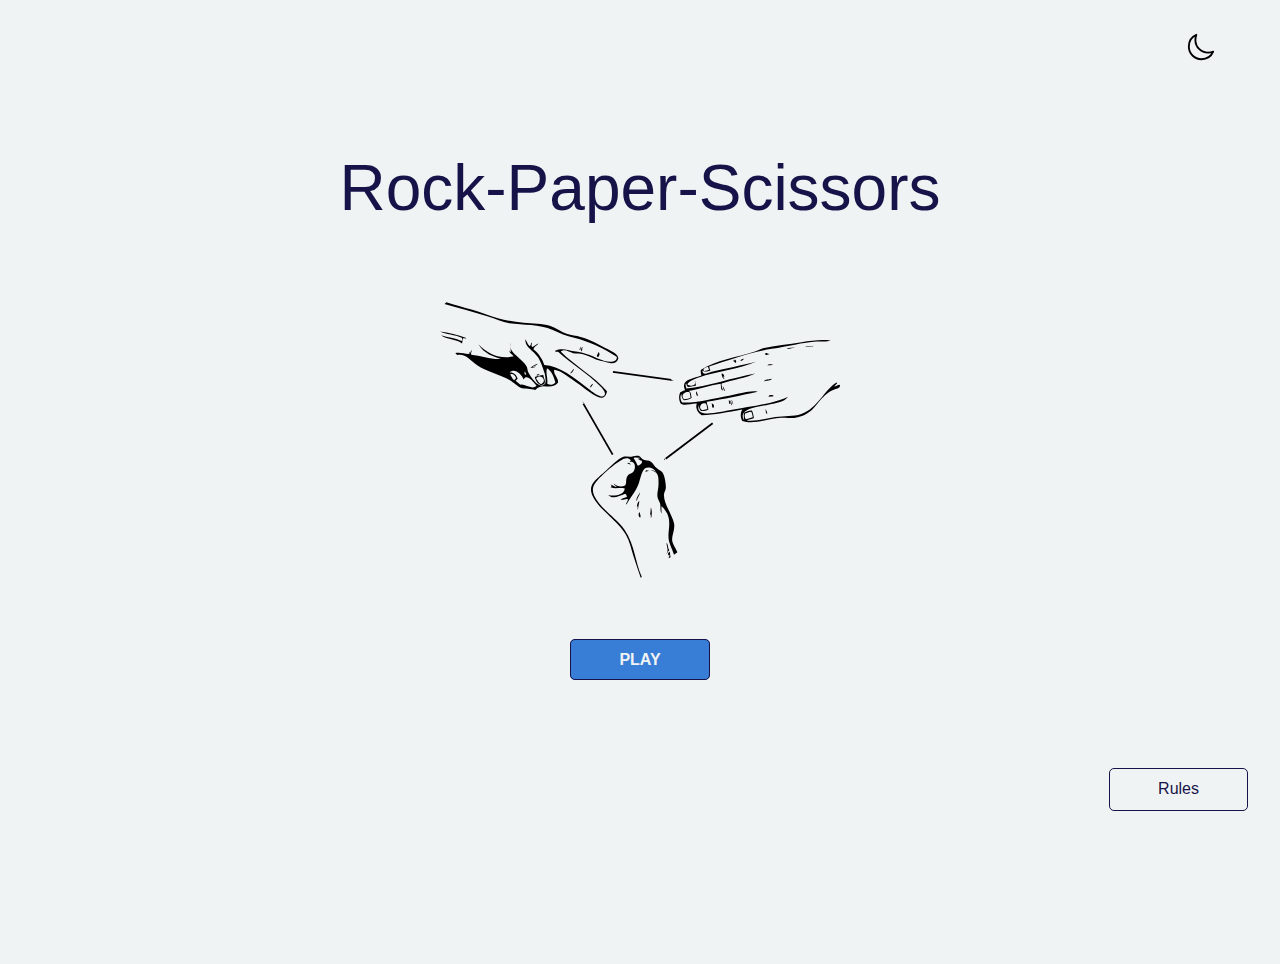
<file: rock-paper-scissors/index.html>
<!DOCTYPE html>
<html lang="en">

<head>
    <meta charset="UTF-8">
    <meta name="viewport" content="width=device-width, initial-scale=1.0">
    <meta name="description" content="This is a rock-paper-scissors game">
    <meta name="author" content="Gift Amachree">
    <link rel="icon" href="./images/rock.svg" type="image/svg+xml">
    <link rel="stylesheet" href="styles.css">
    <title>Rock-Paper-Scissors</title>
</head>

<body>
    <main>
        <div class="about-game-modal">
            <div class="about-game-modal-content">
                <img src="./images/rock-paper-scissors-game-rules.png" alt="rock-paper-scissors-game-rules">
                <p class="close">&times;</p>
            </div>
           
        </div>

        <div class="game-container">
            <div class="theme-toggler">
                <img src="./images/darktheme.svg" class="dark-toggle" alt="dark-theme toggle">
                <img src="./images/lighttheme.svg" class="light-toggle" alt="light-theme toggle">
            </div>
            <div class="game-body">
                <div class="game-header">
                    <h1>Rock-Paper-Scissors</h1>
                    <?xml version="1.0" encoding="UTF-8"?>
                    <svg viewBox="0 0 691.80597 476.62122" xmlns="http://www.w3.org/2000/svg">
                        <defs>
                            <marker id="a" orient="auto">
                                <path transform="scale(-.6)"
                                    d="m8.7186 4.0337-10.926-4.0177 10.926-4.0177c-1.7455 2.3721-1.7354 5.6174-6e-7 8.0354z"
                                    fill-rule="evenodd" />
                            </marker>
                        </defs>
                        <g transform="matrix(.77244 0 0 .77244 149.67 -151.99)">
                            <g transform="matrix(-.84212 .17678 .17678 .84212 677.84 268.6)" class="paper">
                                <path
                                    d="m259.076,17.719c-4.01-.256-2.042,5.467-6.258,5.006-2.182-2.162-1.385-7.737 1.251-8.761 .281.971.035,2.469 1.252,2.503 .28-.97.034-2.468 1.251-2.503 .299,1.786 2.062,2.111 2.504,3.755z" class="paper"/> 
                                <path
                                    d="m173.969,17.719c-1.584,1.436-9.868,2.515-11.265,0 4.306.479 7.803-6.286 11.265-2.503-1.511.264-.771,1.389 0,2.503z" />
                                <path d="m240.303,20.221c-1.901,1.276-8.113-1.155-10.014-3.754 5.03-.44 9.158.02 10.014,3.754z" class="paper"/>
                                <path
                                    d="m290.365,57.769c1.164-2.922 4.529-10.066 0-5.006-1.437-2.351-.207-10.399 5.006-10.013 .505,7.179.247,13.597-5.006,15.019z" class="paper"/>
                                <path d="m112.876,15.406h-18.773c-.743-.873 29.706-4.351 18.773,0z" class="paper" />
                                <path
                                    d="m369.214,86.556c-.326-1.948-2.745-.868-3.754,0 3.313-2.11 1.396-9.449 3.754-12.516 1.525,1.894 2.458,10.78 0,12.516z" class="paper"/>
                                <path d="m295.371,89.058c1.109-4.731.937-10.745 3.756-13.767-.142,5.699-.024,11.657-3.756,13.767z" class="paper"/>
                                <path d="m191.491,85.303c-7.078-.848-17.994,2.142-21.276-2.503 9.66.83 16.427-3.137 21.276,2.503z" class="paper"/>
                                <path
                                    d="m334.17 125.35c-1.795-1.543-2.371-4.304-2.503-7.51 2.142-1.195 2.521-4.152 5.006-5.005-1.2 3.807 2.68 12.692-2.503 12.515z" class="paper"/>
                                <path d="m289.11 124.1c0.39-3.784-1.39-9.734 2.503-10.013-1.03 3.141 2.434 10.775-2.503 10.013z" class="paper"/>
                                <path
                                    d="m188.987,126.606c-4.574.851-9.1,1.746-15.019,1.251 1.243-3.813 9.789-6.836 13.769-3.754-7.763.486.084.641 1.25,2.503z" class="paper"/>
                                <path d="m200.253,169.159c-.073-5.496.504-10.345 2.503-13.768-1.261,4.163 2.766,13.615-2.503,13.768z" class="paper"/>
                                <path d="m158.95,46.505c5.797.809 10.295-4.935 15.019,0-5.767-1.534-11.103,3.833-15.019,0z" class="paper"/>
                                <path d="m46.229,20.57c8.204.277 14.635-1.219 21.277-2.503-2.471,4.077-20.887,4.58-21.277,2.503z" class="paper"/>
                                <path d="m281.604,126.606c1.312-2.515.599-13.491 2.503-11.265 .411,4.236-.976,13.112-2.503,11.265z" class="paper"/>
                                <path d="m285.358,129.109c.745-6.283.367-10.093 1.252-13.768 2.044,2.957 2.173,12.365-1.252,13.768z" class="paper"/>
                                <path
                                    d="m367.961,126.604c-5.002,1.868-15.024,1.868-20.025,0-1.197-7.076 1.841-16.464 0-20.024-46.83,1.298-86.581,1.938-135.169,1.251 20.958-7.99 48.129-3.82 75.094-5.007 43.017-1.89 87.378,1.49 122.653-7.509 4.33-5.413 3.127-19.587-2.503-22.527 2.882,6.014.101,13.255-2.503,17.521-8.105.18-16.143.289-21.276-2.502 .216-7.711-1.787-17.64 5.006-18.773-31.898,1.353-56.328-3.795-86.357-1.252 .331,5.869 3.998,16.742-2.503,18.773 1.253-5.3 2.223-13.686 0-18.773-29.323-3.635-65.038-.877-91.364-7.51 62.248-1.654 128.882,7.685 183.979,1.252-.668-4.338 1.859-11.87-2.503-12.516 .728,4.898-1.077,7.267-2.503,10.013-8.161-.962-16.246,1.611-21.275,0 .783-3.804-1.603-10.78 1.252-12.516-5.466,15.413 17.483,12.443 20.023,5.006-6.653-8.223-20.667-9.609-32.541-11.264-47.229-6.583-111.254.445-155.193-10.013 36.4,2.273 86.049,1.268 121.401,2.503 7.167.251 22.518,6.253 21.276-7.509-3.388,4.539-11.951,3.901-20.025,3.754-2.494-1.276 2.634-8.914-1.251-11.264-51.107-5.322-113.92-14.324-167.711-11.264-41.501,2.359-82.501-.122-117.646,5.006-12.466,1.817-24.623,7.461-36.295,5.006 22.245-7.795 47.513-9.995 75.093-11.263 32.793-1.507 69.275-6.218 101.377-5.007 6.743.256 13.555,3.074 20.025,3.756 52.454,5.521 106.536,1.751 148.937,17.521 3.519,3.539 1.673,11.946 2.503,15.02 22.246,3.101 56.888-.582 48.811,28.785 5.949-.524 9.027,1.819 13.769,2.503 4.653,6.229 8.617,18.292 5.005,28.787-7.016,9.671-28.406,4.97-41.302,8.762 7.52,10.533 1.729,26.649-6.257,32.54-31.736,6.23-69.292,6.638-106.385,7.51 5.988,5.631 10.071,17.214 6.259,28.786-27.447,16.401-68.675,7.55-100.125,12.516-15.694,2.479-21.298,6.535-33.792,7.51-54.56,4.252-64.943-32.562-103.881-47.561-5.108-1.966-11.236-2.437-16.271-3.754-3.554-.933-13.292.196-13.767-7.51 .09-5.264 13.964,2.216 15.02,0-1.541-2.722-13.286-6.875-7.511-8.762 35.521,12.869 61.882,56.016 106.385,61.327 22.711,2.71 44.086-4.475 67.584-6.259 25.915-1.966 51.778,2.017 75.094-6.258-5.259-2.249-14.193-.824-20.024-2.503-.108-7.2-.271-14.455 1.252-20.025 6.923-2.259 13.888.48 21.276,1.252 3.234,5.568 2.444,14.378 3.754,18.773 17.154-49.229-104.771-10.208-123.904-36.295 32.543,9.766 100.991,5.861 148.937,3.754 34.288-1.507 102.811,3.411 81.353-31.289 2.749,4.647 1.047,13.937-1.256,17.522zm-41.302-108.885c-1.144,2.194-.43,6.245-2.503,7.51 4.209,1.758 10.931,2.934 15.021,1.251 1.364-8.457-6.901-7.285-12.518-8.761zm60.076,55.068v13.768c4.332,1.925 11.41,1.106 17.522,1.252 8.308-11.294-5.278-20.534-17.522-15.02zm-35.044,37.548c-2.397,3.025-.789,10.057-1.251,15.019h13.768c9.719-7.536-.683-22.006-12.517-15.019zm-111.388,45.057c-1.666,3.758-1.273,9.576-1.252,15.021 7.063-.39 11.13,2.219 18.773,1.251 2.625-3.851 1.255-12.357-1.252-15.021-6.133.292-9.475-2.205-16.269-1.251z" />
                                <text x="-300" y="-50" class="item-label" font-size="70" transform="scale(-1, 1) rotate(0)">Paper</text>
                            </g>
                            <g transform="matrix(-.33587 -.48446 .48446 -.33587 255.64 813.8)" fill-rule="evenodd" class="rock">
                                <path
                                    d="m0,129.734c5.056,1.287 3.347,9.338 10.379,8.649 2.95-.709-.364-2.23 0-5.189 4.51,2.985 8.768,6.223 8.649,13.838-6.934-2.29-11.824-6.629-19.028-8.649v-8.649z" class="rock"/>
                                <path
                                    d="m19.028 131.46c3.663 16.518 24.55 15.811 34.596 25.947-11.769-1.308-20.868-9.217-29.407-8.649 0.714-8.21-5.903-9.088-5.189-17.298z" class="rock"/>
                                <path d="m247.36 153.95c9.951-0.126 16.131 18.447 20.758 29.405-8.991-7.729-11.192-22.252-20.758-29.405z" class="rock" />
                                <path d="m385.74 205.84c4.146 3.703-5.014 8.726-10.379 8.649 1.757-4.586 7.999-4.686 10.379-8.649z" class="rock"/>
                                <path d="m321.74 243.9c4.889 3.89-2.845 9.726-3.46 13.838-4.889-3.89 2.842-9.726 3.46-13.838z" class="rock"/>
                                <path
                                    d="m0 153.95c10.402 3.682 40.146 8.392 53.624 13.838 40.282 16.275 58.092 66.777 124.55 51.894-6.811-5.875-15.101-10.27-22.488-15.567 13.222 1.081 20.92 12.012 34.596 17.297 7.584 2.931 18.474 2.089 27.677 6.92 11.564 6.071 21.198 19.362 32.866 27.677 24.197 17.243 40.023 31.271 64.002 6.919-3.854 7.102-9.293 12.617-19.027 13.838 18.444 3.007 35.974-11.953 36.325-25.946 0.427-16.97-25.394-39.572-36.325-57.084-19.65-31.474-23.18-54.689-36.326-79.57 5.988-3.042 6.72 13.99 13.838 15.568 7.606-5.078 5.466-19.906 15.568-22.487-1.614 8.764-4.848 15.91-6.918 24.217 5.624 3.309 9.881 3.427 13.838 1.73 6.081-24.971 9.578-51.964 32.865-55.354-13.657 11.844-36.839 46.024-15.568 65.732 14.236-11.135 18.784-31.958 34.597-41.515 3.048 6.002-1.768 7.836 8.648 5.189-5.946 5.585-16.236 6.826-20.757 13.838 2.43 2.873 9.672-4.067 17.297-1.73-15.773 4.983-27.891 13.624-31.135 31.137 1.87 12.262 21.477 13.787 25.946 32.865 1.311 5.597-2.26 12.064-1.729 17.299 2.02 19.947 29.403 38.392 39.785 15.568 2.611 5.559-0.23 6.872 5.189 6.919 8.24-0.327 15.966-9.178 17.298-20.758 5.025-43.669-5.317-129.16-20.758-152.22-5.617-8.387-16.994-15.299-29.406-17.297-58.245-9.38-117.67 20.656-172.98 20.757-68.449 0.125-126.98-38.346-185.09-48.435v-5.189c28.95 8.619 55.573 15.987 83.03 24.217 25.389 7.61 52.703 19.662 83.03 22.488 34.634 3.226 63.573-4.378 93.409-10.379 44.027-8.854 116.44-25.423 136.65 13.838 10.15 19.708 10.938 52.111 13.839 74.381 3.635 27.895 10.597 61.064 5.189 83.03-1.816 7.374-10.973 14.042-17.298 25.946-5.971 11.24-8.695 21.203-15.568 25.947-4.525 3.125-12.553 0.71-20.757 5.189-8.051 4.396-10.497 15.109-22.488 19.028-8.403 2.746-20.753 1.121-31.136 3.459-12.255 2.761-19.113 9.001-27.677 8.649-13.187-0.541-39.07-11.738-53.624-22.488-7.122-5.26-9.862-15.02-17.298-20.757-27.358-21.105-82.792-17.641-112.44-31.137-22.14-10.08-32.791-35.566-50.164-43.244-13.597-6.007-35.367-5.064-46.703-8.647v-15.568zm364.99 102.06c3.907-6.804 8.095-2.571 12.109-8.649 2.249 4.296-5.075 7.179 0 8.649 4.095-6.283 10.517-10.24 12.108-19.028-11.298-0.811-22.458-1.761-32.867-3.46-2.915 8.062-3.552 24.269 8.65 22.488z" class="rock"/>
                                <path
                                    d="m219.68 140.11c1.396-5.323 10.558 10.831 10.379 1.729 6.086 5.444 12.56 10.504 13.838 20.758-9.095-6.473-15.122-16.014-24.217-22.487z" class="rock" />
                                <path
                                    d="m164.33 162.6c1.46-2.458 8.919 3.65 10.379 6.919 2.568-0.755-0.683-2.213 0-5.189 7.596 6.242 14.36 13.316 22.487 19.027-10.021-0.957-25.064-11.824-32.866-20.757z" class="rock"/>
                                <path d="m207.58 138.38c-6.535-3.267-16.759-2.845-19.027-10.379 7.358-3.752 17.359 2.874 19.027 10.379z" class="rock" />
                            <text x="-320" y="0" class="item-label" font-size="100" transform="scale(1, 1) rotate(840)">Rock</text>

                            </g>
                            <g transform="matrix(.94236 .33461 -.33461 .94236 -172.81 169.56)" fill-rule="evenodd" class="scissors"> 
                                <path
                                    d="m361.405,18.798c.183,3.935-2.72,8.736.351,11.859 .581-1.918 2.404-2.862 1.882-1.278 3.681-.369-.205-4.866 1.708-7.206-2.92-.673-1.599-2.539-3.941-3.375z" class="scissors"/>
                                <path d="m323.558,19.741c-1.958,1.333-1.575,8.389.848,10.972 2.115-4.334-1.078-7.171-.848-10.972z" />
                                <path d="m373.98 89.99c-3.714 1.095-4.415 7.683-4.585 10.26 3.952-1.163 2.957-7.273 4.585-10.26z" />
                                <path d="m321.97 72.5c-2.411 1.459-2.76 8.722-4.691 12.531 4.131-1.946 5.219-9.416 4.691-12.531z" />
                                <path
                                    d="m270.18 127.44c-4.752 9.811-19.64 1.719-24.672-8 5.153-4.7 10.842-7.498 16.442-10.608 2.885 6.549 11.457 11.943 8.23 18.608zm-21.122-6.01c4.796 2.948 9.505 7.987 15.086 8.457 11.746-11.772-8.793-23.322-15.086-8.457z"class="scissors"/>
                                <path d="m253.65 111.17c-2.67-1.188-6.125 1.818-5.647 3.832 2.115-0.45 3.98-1.786 5.647-3.832z" class="scissors"/>
                                <path
                                    d="m2.984,27.804c19.307-.023 39.398-2.352 60.289-3.524 19.921-1.12 40.249-.095 60.179-1.253 17.961-1.042 38.129-5.02 57.842-9.561 20.324-4.681 39.488-12.878 57.559-13.218 13.051-.246 29.157,4.603 43.064,4.315 9.181-.19 19.653-2.939 30.252-4.035 21.304-2.203 44.943,3.055 65.787,5.389 12.365,1.385 29.646,4.323 29.889,13.256 .524,19.289-27.008,14.056-36.328,16.955-13.509,1.351-27.446-2.572-41.397-1.047-7.37.806-14.535,4.626-21.66,5.351-9.644.983-20.19-3.831-27.589,5.527 42.685,20.521 87.223,26.455 127.475,49.3 5.767,34.513-41.071,12.854-62.277,7.074-26.268-7.161-48.3-16.484-64.968-13.095-.35,10.063 16.708,15.225 17.493,24.967-10.56,23.538-31.963,8.575-42.513,32.15-10.699-.138-23.185,6.185-32.632,6.199-7.419.01-15.125-4.914-25.168-7.113-23.599-5.165-59.929-1.638-81.196-7.028-22.981-5.826-35.052-17.105-52.047-7.019l-5.325-2.983c8.888-5.595 19.42-5.348 29.083-8.189 .795-1.107-2.106-4.701 1.102-4.046-.22,1.557.171,2.94 1.171,4.154 .967-2.802-1.314-8.549 1.813-9.479 .1,3.21-.55,6.631 1.843,9.196 21.318-4.805 47.895-5.07 65.761-13.287-18.073.189-38.065,2.406-58.541-14.155 28.437,15.536 61.903,14.136 83.4-1.064-5.337-3.071-11.74-3.682-13.7-8.847l4.436,2.487c-1.045-6.191-9.188-14.342-6.843-18.997-.98,21.186 32.324,21.716 50.648,36.556 3.521,2.852 4.986,8.622 8.552,11.79 12.459,11.079 38.325,27.914 43.629,11.63 1.475-4.527-5.874-17.871-9.398-22.763-6.857-9.515-17.315-22.527-25.977-28.557-15.517-10.8-35.671-11.84-39.222-27.814 5.059,3.557 6.6,8.104 13.593,11.116 3.937-3.393-.896-8.159 2.702-8.98 .786,2.865.175,8.934 4.612,8.417 3.356-4.005 6.206-9.805 10.124-11.819-2.581,5.461-8.058,11.736-6.682,16.081 14.856,5.141 28.032,15.589 34.783,25.328 31.917-10.33 73.244,4.919 112.577,17.624 10.837,3.501 33.131,11.804 36.853.833 2.115-6.233-8.018-11.988-14.763-15.274-34.382-16.744-79.107-26.327-115.549-41.446-1.908-.621-8.7,3.843-6.816-.324 10.694-11.2 25.805-10.954 39.771-12.692 5.622-.7 11.034-2.603 17.008-3.294 26.229-3.041 50.338,4.846 68.879-2.207 6.501-2.474 12.802-8.383 8.456-15.085-33.852-7.884-68.854-11.57-103.917-8.105-18.226,1.801-33.92.942-50.984-.589-32.881-2.953-66.637,12.387-96.51,18.207-16.394,3.195-32.968,1.52-50.203,2.181-33.117,1.266-69.597,3.773-101.404,6.13 .995-1.775 1.99-3.55 2.984-5.324zm261.605,63.842c.395,11.847 9.998,21.099 12.129,32.457 6.438.748 12.617.576 16.336-8.335-5.655-8.494-16.405-22.274-28.465-24.122zm-43.467,23.451c-2.333-.235.908,10.869 4.329,4.76-2.22-1.369-3.948-2.875-4.329-4.76zm34.5,21.673c-11.813-7.808-30.909-17.961-31.703-3.777-8.923-9.287-27.699-17.935-34.863-4.381 7.407-3.651 15.946-.771 21.513,7.394-.996,1.774-1.99,3.55-2.985,5.324 4.788,2.848 9.016,3.707 13.418,5.189 8.938-5.838 28.133,3.156 34.62-9.749zm-64.013-4.395c4.305,3.021 6.208,6.721 12.316,9.237 .995-1.775 1.99-3.551 2.984-5.325-2.4-4.755-11.471-9.038-15.3-3.912z" class="scissors"/>
                                <path d="m320.291,21.408c-1.362-2.508-1.234,5.898-.82,7.705 3.498-.554.371-5.536.82-7.705z" class="scissors"/>
                                <path
                                    d="m239.77,96.394c-2.115.449-3.981,1.787-5.646,3.832-.551-3.857 6.066-4.896 7.354-11.038-5.153,2.885-9.686,10.019-12.503,13.983 3.877-1.264 7.735-2.605 10.795-6.777z" class="scissors"/>
                                <path
                                    d="m61.931,91.17c1.902,1.954 2.553,4.263 1.951,6.924-16.353-.565-31.533,3.027-47.544,3.672 15.331,5.78 32.779-3.897 50.486,1.477-.191-3.683-1.925-6.93-2.231-10.58 1.717-3.636 5.314-.588 7.032-4.223-20.932-.899-40.87,1.712-60.396,5.797 14.697,1.758 33.589-4.559 50.702-3.067z" class="scissors"/>
                                <text x="-10" y="-30" class="item-label" font-size="60">Scissors</text>
                            </g>
                            <path d="m192.86 538.08-65.714-114.29" fill="none" marker-end="url(#a)" stroke="#000" stroke-width="4" class="triangle"/>
                            <path d="m193.47 352.93 130.62 17.825" fill="none" marker-end="url(#a)" stroke="#000" stroke-width="4"  class="triangle"/>
                            <path d="m416.72 467.9-105.26 79.375" fill="none" marker-end="url(#a)" stroke="#000" stroke-width="4" class="triangle"/>
                        </g>
                    </svg>

                </div>
                <div class="play-option">
                    <a href="./index2.html">PLAY</a>
                </div>
                <div class="about-game">
                    <button>Rules</button>
                </div>
            </div>

        </div>
    </main>


    <script src="./script.js"></script>
</body>

</html>
</file>
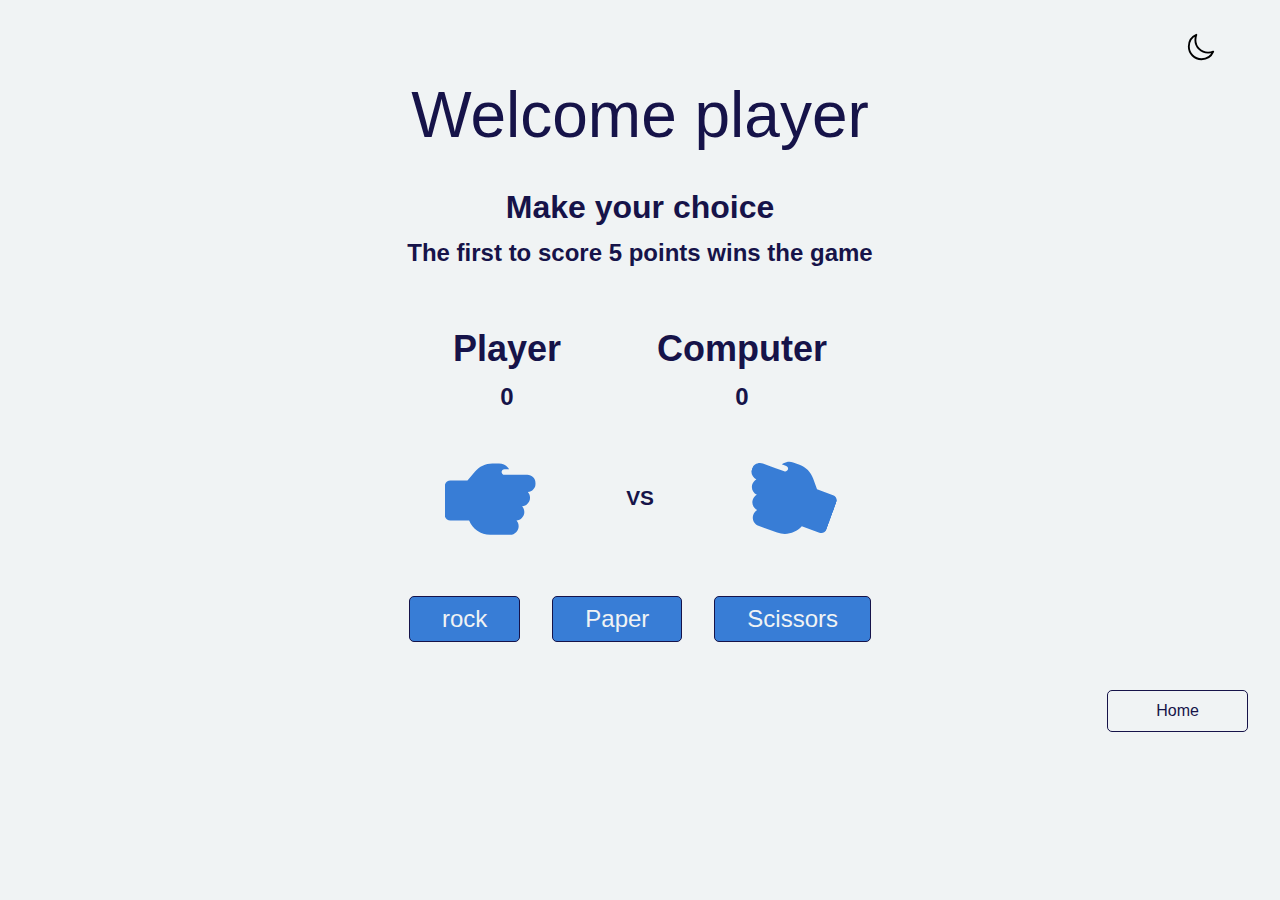
<file: rock-paper-scissors/index2.html>
<!DOCTYPE html>
<html lang="en">

<head>
    <meta charset="UTF-8">
    <meta name="viewport" content="width=device-width, initial-scale=1.0">
    <meta name="description" content="This is a rock-paper-scissors game">
    <meta name="author" content="Gift Amachree">
    <link rel="icon" href="./images/rock.svg" type="image/svg+xml">
    <link rel="stylesheet" href="styles.css">
    <title>Rock-Paper-Scissors game</title>
</head>

<body>
    <main>
        <div class="winner-modal">
            <div class="winner-modal-content">
                <h2 class="winner-text">You won!</h2>
                <p id="score"></p>
                <button class="play-again"> Play Again</button>
            </div>
        </div>


        <div class="game-container">
            <div class="theme-toggler">
                <img src="./images/darktheme.svg" class="dark-toggle" alt="dark-theme toggle">
                <img src="./images/lighttheme.svg" class="light-toggle" alt="light-theme toggle">
            </div>

            <div class="header">
                <h1>Welcome player</h1>
            </div>
            <div class="result">
                <h2 class="final-results">Make your choice</h2>
                <p id="results">The first to score 5 points wins the game</p>
            </div>

            <div class="score-board">
                <div class="player-score">
                    <h2>Player</h2>
                    <p id="pscore">0</p>
                </div>
                <div class="computer-score">
                    <h2>Computer</h2>
                    <p id="cscore">0</p>
                </div>
            </div>



            <div class="handDisplay">
                <img src="./images/rock.svg" alt="rock" class="playerhand">
                <span>VS</span>
                <img src="./images/rock.svg" alt="rock" class="computerhand">
            </div>

            <div class="choices">
                <button class="rock">rock</button>
                <button class="paper">Paper</button>
                <button class="scissors">Scissors</button>
            </div>

            <div class="about-game home">
                <a href="./index.html"><button>Home</button></a>
            </div>
        </div>

        <div class="about-game-modal">
            <div class="about-game-modal-content">
                <img src="./images/rock-paper-scissors-game-rules.png" alt="rock-paper-scissors-game-rules">
                <p class="close">&times;</p>
            </div>
        
        </div>
    </main>
    <script src="./index.js"></script>
    <script src="./script.js"></script>
</body>

</html>
</file>
<file: rock-paper-scissors/styles.css>
:root {
  /* background */
  --light-grey: hsl(200, 16%, 95%);
  /* primary color */
  --Dogger-blue: hsl(214, 66%, 53%);
  --Slate-slue: hsl(232, 26%, 46%);
  /* text-color */
  --Dark-blue: hsl(244, 59%, 18%);
}

* {
  margin: 0;
  padding: 0;
  box-sizing: border-box;
}

body {
  height: 100vh;
  background-color: var(--light-grey);
  color: var(--Dark-blue);
  font-size: 15px;
  font-weight: 600;
  line-height: 1.6;
  text-align: center;
  font-family: sans-serif;
}

img {
  max-width: 100%;
}

h1 {
  font-size: 2rem;
}

span{
  font-weight: 700;
  font-size: 1.3rem;
}

/* landing page */
.game-container {
  padding: 2rem;
  position: relative;
}

.dark-mode {
  background-color: var(--Dark-blue);
  color: var(--light-grey);
}

.about-game {
  display: flex;
  justify-content: flex-end;
}

.about-game button {
  cursor: pointer;
  margin-top: 6rem;
  border: 1px groove var(--Dark-blue);
  color: var(--Dark-blue);
  background-color: var(--light-grey); 
  font-size: 0.8rem;
  padding: 0.5rem 2rem;
  border-radius: 5px;
}

.about-game button:hover,
.about-game button:active,
.about-game button:focus {
  background-color: var(--light-grey);
  color: var(--Dark-blue);
  font-weight: 700;
  box-shadow: 0 0 0 2px var(--light-grey), 0 0 0 4px var(--Dogger-blue);
}

.dark-mode .about-game button:hover,
.dark-mode .about-game button:focus,
.dark-mode .about-game button:active {
  background-color: var(--light-grey);
  color: var(--Dark-blue);
  font-weight: 700;
  box-shadow: 0 0 0 2px var(--light-grey), 0 0 0 4px var(--Dogger-blue);
}

.play-option a {
  background-color: var(--Dogger-blue); 
  color: var(--light-grey);
  border: 1px groove var(--Dark-blue);
  outline: none;
  margin-top: 0.5rem;
  padding: 0.5rem 2rem;
  font-weight: 700;
  border-radius: 5px;
  font-size: 0.8rem;
  text-decoration: none; 
}

.play-option a:hover,
.play-option a:focus,
.play-option a:active,
.play-option a:focus,
.play-option a:active {
  background-color: var(--Dark-blue);
  color: var(--light-grey);
  font-weight: 700;
  box-shadow: 0 0 0 2px var(--light-grey), 0 0 0 4px var(--Dogger-blue);
}

.dark-mode .play-option a:hover,
.dark-mode .play-option a:active,
.dark-mode .play-option a:focus {
  background-color: var(--Dark-blue);
  color: var(--light-grey);
  font-weight: 700;
  box-shadow: 0 0 0 2px var(--light-grey), 0 0 0 4px var(--Dogger-blue);
}

.game-body {
  height: 100vh;
  display: flex;
  flex-direction: column;
  justify-content: center;
}

svg {
  cursor: pointer;
  width: 200px;
  height: 200px;
  max-width: 500px;
}

.dark-mode svg {
  fill: var(--light-grey);
}

g {
  cursor: pointer;
  transition: all 0.3s ease;
}

.item-label {
  visibility: hidden;
  opacity: 0;
  transition: visibility 0s, opacity 0.5s linear;
}

.rock:hover .item-label,
.rock:focus .item-label,
.rock:active .item-label {
  visibility: visible;
  opacity: 1;
}

.paper:hover .item-label,
.paper:focus .item-label,
.paper:active .item-label {
  visibility: visible;
  opacity: 1;
}

.scissors:hover .item-label,
.scissors:focus .item-label,
.scissors:active .item-label {
  visibility: visible;
  opacity: 1;
}

.theme-toggler img {
  position: absolute;
  right: 5%;
  width: 30px;
  height: 30px;
}

.light-toggle {
  display: none;
}

.dark-mode .triangle{
    stroke: var(--light-grey); 
}



/* My main game  */
.playerhand {
    transform: scaleX(1) rotate(90deg);
}

.computerhand {
    transform: scaleX(-1) rotate(70deg);
} 

.score-board{
  margin: 3rem 0 auto; 
  display: flex;
  justify-content: center;
  align-items: center;
  gap: 4rem;
}

.header{
  margin-top: 2rem;
}

.result{
  margin-top: 1rem;
}

.player-score, .computer-score{
  font-weight: 700;
}

.handDisplay{
  height: 100px; 
  display: flex;
  justify-content: center;
  align-items: center;
  gap: 2rem;
  margin-top: 2rem;
}

.handDisplay img{
  width: 50px; 
}

.choices{
  display: flex;
  justify-content: center;
  align-items: center;
  gap: 0.5rem;
  margin-top: 3rem;
} 
.choices button{
  cursor: pointer;
  border: 1px groove var(--Dark-blue);
  color: var(--light-grey);
  background-color: var(--Dogger-blue); 
  font-size: 1rem;
  padding: 0.5rem 1rem;
  border-radius: 5px;
  outline: none;
}

.home button{
margin-top: 3rem;
}
.rock:hover, .rock:focus, .rock:active{
  background-color: var(--Dark-blue);
  color: var(--light-grey);
  box-shadow: 0 0 0 2px var(--light-grey), 0 0 0 4px var(--Dogger-blue);
}

.paper:hover, .paper:active, .paper:focus{
  background-color: var(--Dark-blue);
  color: var(--light-grey);
  box-shadow: 0 0 0 2px var(--light-grey), 0 0 0 4px var(--Dogger-blue);
}
.scissors:hover, .scissors:active, .scissors:focus{
  background-color: var(--Dark-blue);
  color: var(--light-grey);
  box-shadow: 0 0 0 2px var(--light-grey), 0 0 0 4px var(--Dogger-blue);
}
 
.about-game-modal{
  display: none;
}
.about-game-modal-content img{
  margin-top: 3rem;
  max-width: 700px;
  width: 80%; 
}

.close{
  cursor: pointer;
  font-size: 2rem;
  font-weight: 400;
  margin-top: 3rem;
}

.winner-modal{
  background-color: rgba(225, 225, 225, 0.1);
  backdrop-filter: blur(90px);
  position: fixed;
  top: 0;
  left: 0;
  width: 100%;
  height: 100vh;
  z-index: 1000;
  display: none;
}

.winner-modal-content{
  background-color: var(--Slate-slue);
  color: var(--light-grey);
  width: 80%;
  margin: 0 auto;
  margin-top: 10rem;
  padding: 2rem;
  border-radius: 5px;
  text-align: center;
}

.winner-text{
  font-size: 2rem;
}


.winner-modal-content button{
  cursor: pointer;
  color: var(--Slate-slue);
  background-color: var(--light-grey); 
  font-size: 1rem;
  padding: 0.5rem 1rem;
  border-radius: 5px;
  border: none;
  outline: none;
  margin: 2rem 0 2rem 0;
  font-weight: 700;
}

#score{
  font-size: 1.2rem;
}
@media screen and (min-width: 768px) {
  svg {
    width: 400px;
    height: 400px;
  }

  h1 {
    font-size: 4rem;
    font-weight: 400;
  }

  .play-option a {
    font-size: 1rem;
    padding: 0.7rem 3rem;
  }

  .about-game button:hover,
  .about-game button:active,
  .about-game button:focus {
    background-color: var(--light-grey);
    color: var(--Dark-blue);
    font-weight: 700;
    box-shadow: 0 0 0 4px var(--light-grey), 0 0 0 8px var(--Dogger-blue);
  }

  .dark-mode .play-option a:hover,
  .dark-mode .play-option a:active,
  .dark-mode .play-option a:focus {
    background-color: var(--Dark-blue);
    color: var(--light-grey);
    font-weight: 700;
    box-shadow: 0 0 0 4px var(--light-grey), 0 0 0 8px var(--Dogger-blue);
  }

  .about-game button {
    font-size: 1rem;
    padding: 0.7rem 3rem;
    margin-bottom: 1rem;
  }

  .play-option a:hover,
  .play-option a:focus,
  .play-option a:active,
  .play-option a:focus,
  .play-option a:active {
    background-color: var(--Dark-blue);
    color: var(--light-grey);
    font-weight: 700;
    box-shadow: 0 0 0 4px var(--light-grey), 0 0 0 8px var(--Dogger-blue);
  }

  .dark-mode .about-game button:hover,
  .dark-mode .about-game button:focus,
  .dark-mode .about-game button:active {
    background-color: var(--light-grey);
    color: var(--Dark-blue);
    font-weight: 700;
    box-shadow: 0 0 0 4px var(--light-grey), 0 0 0 8px var(--Dogger-blue);
  }

  .score-board{
    gap: 6rem;
  }

  .player-score, .computer-score{
  font-size: 1.5rem;
}


.handDisplay{
  gap: 6rem;
}

.handDisplay img{
  width: 80px; 
}

.result h2{
  font-size: 2rem;
}

.result p{
  font-size: 1.5rem;
}

.choices{
    gap: 2rem; 
}
.choices button{
  font-size: 1.5rem;
  padding: 0.5rem 2rem;
}


.winner-modal-content{
  max-width: 500px;
}
.winner-text{
  font-size: 3rem;
}


.winner-modal-content button{
  font-size: 2rem;
}

#score{
  font-size: 2rem;

}
}
</file>
